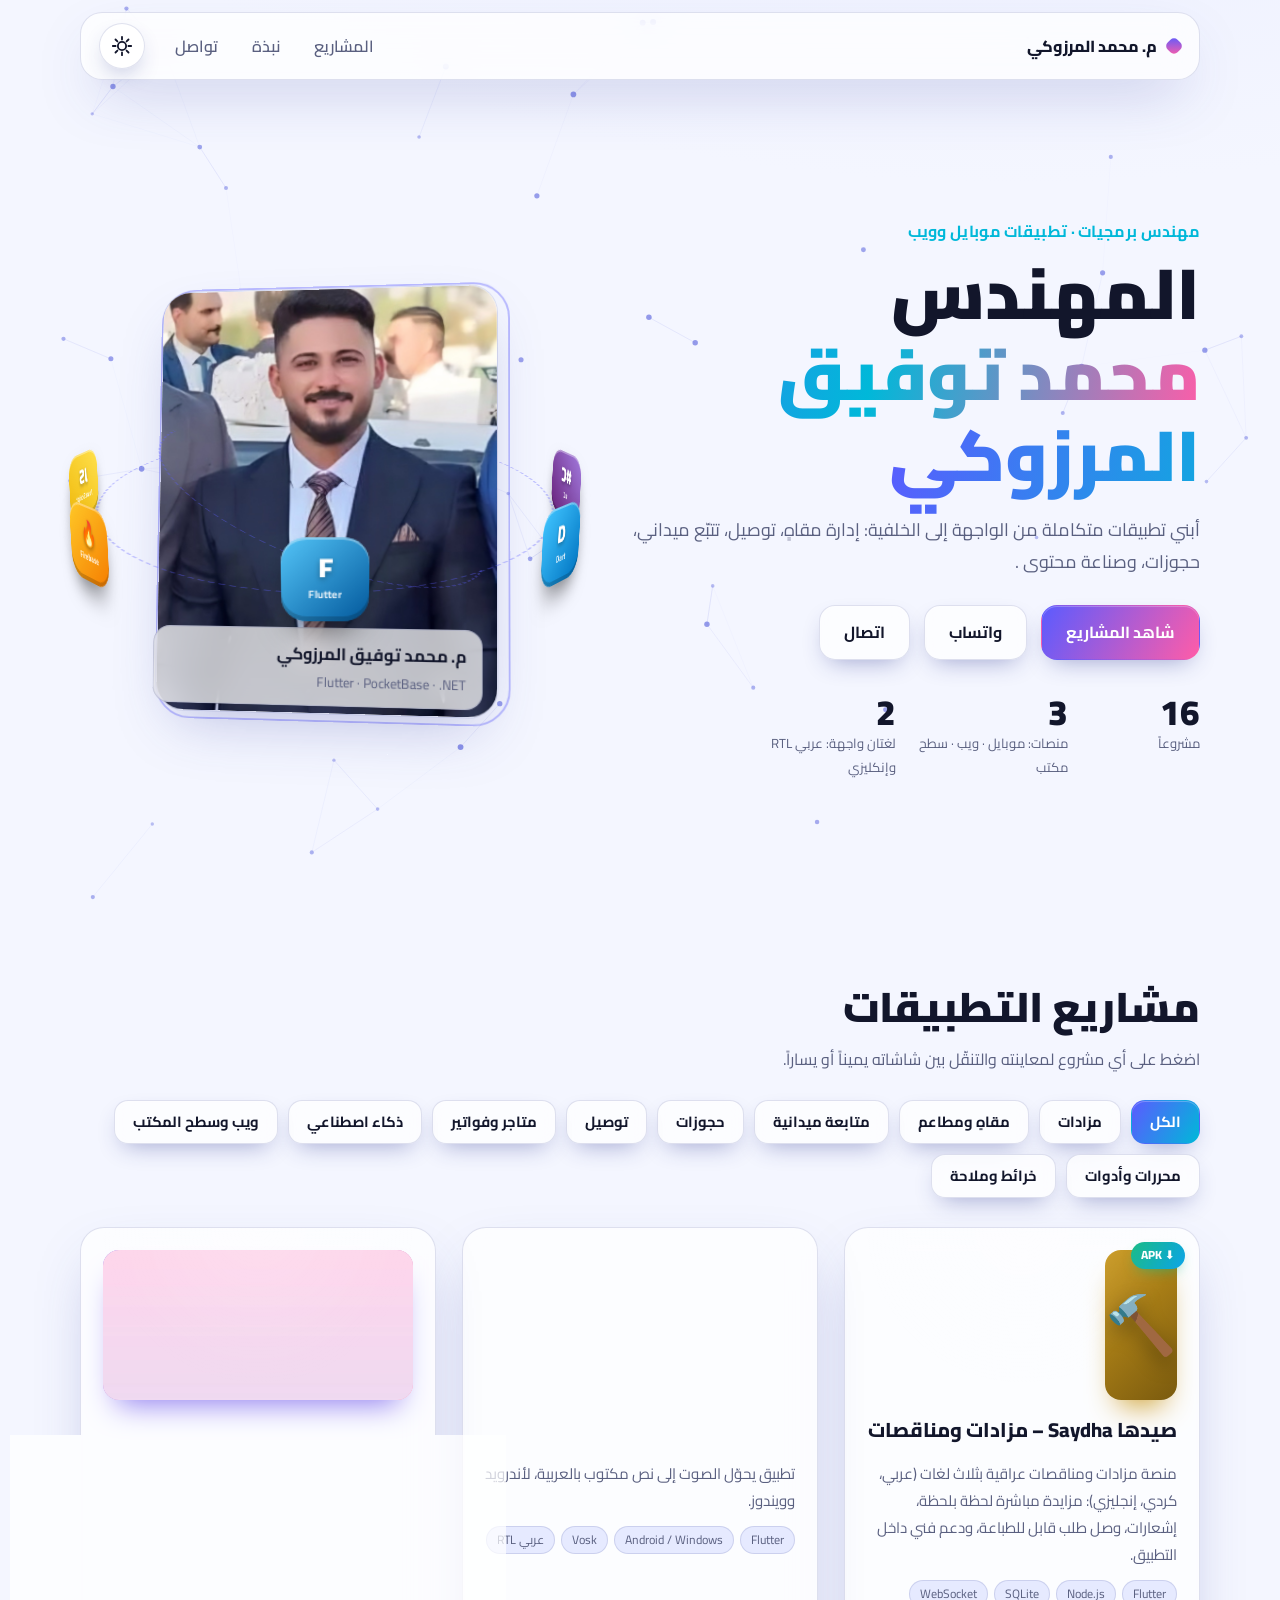
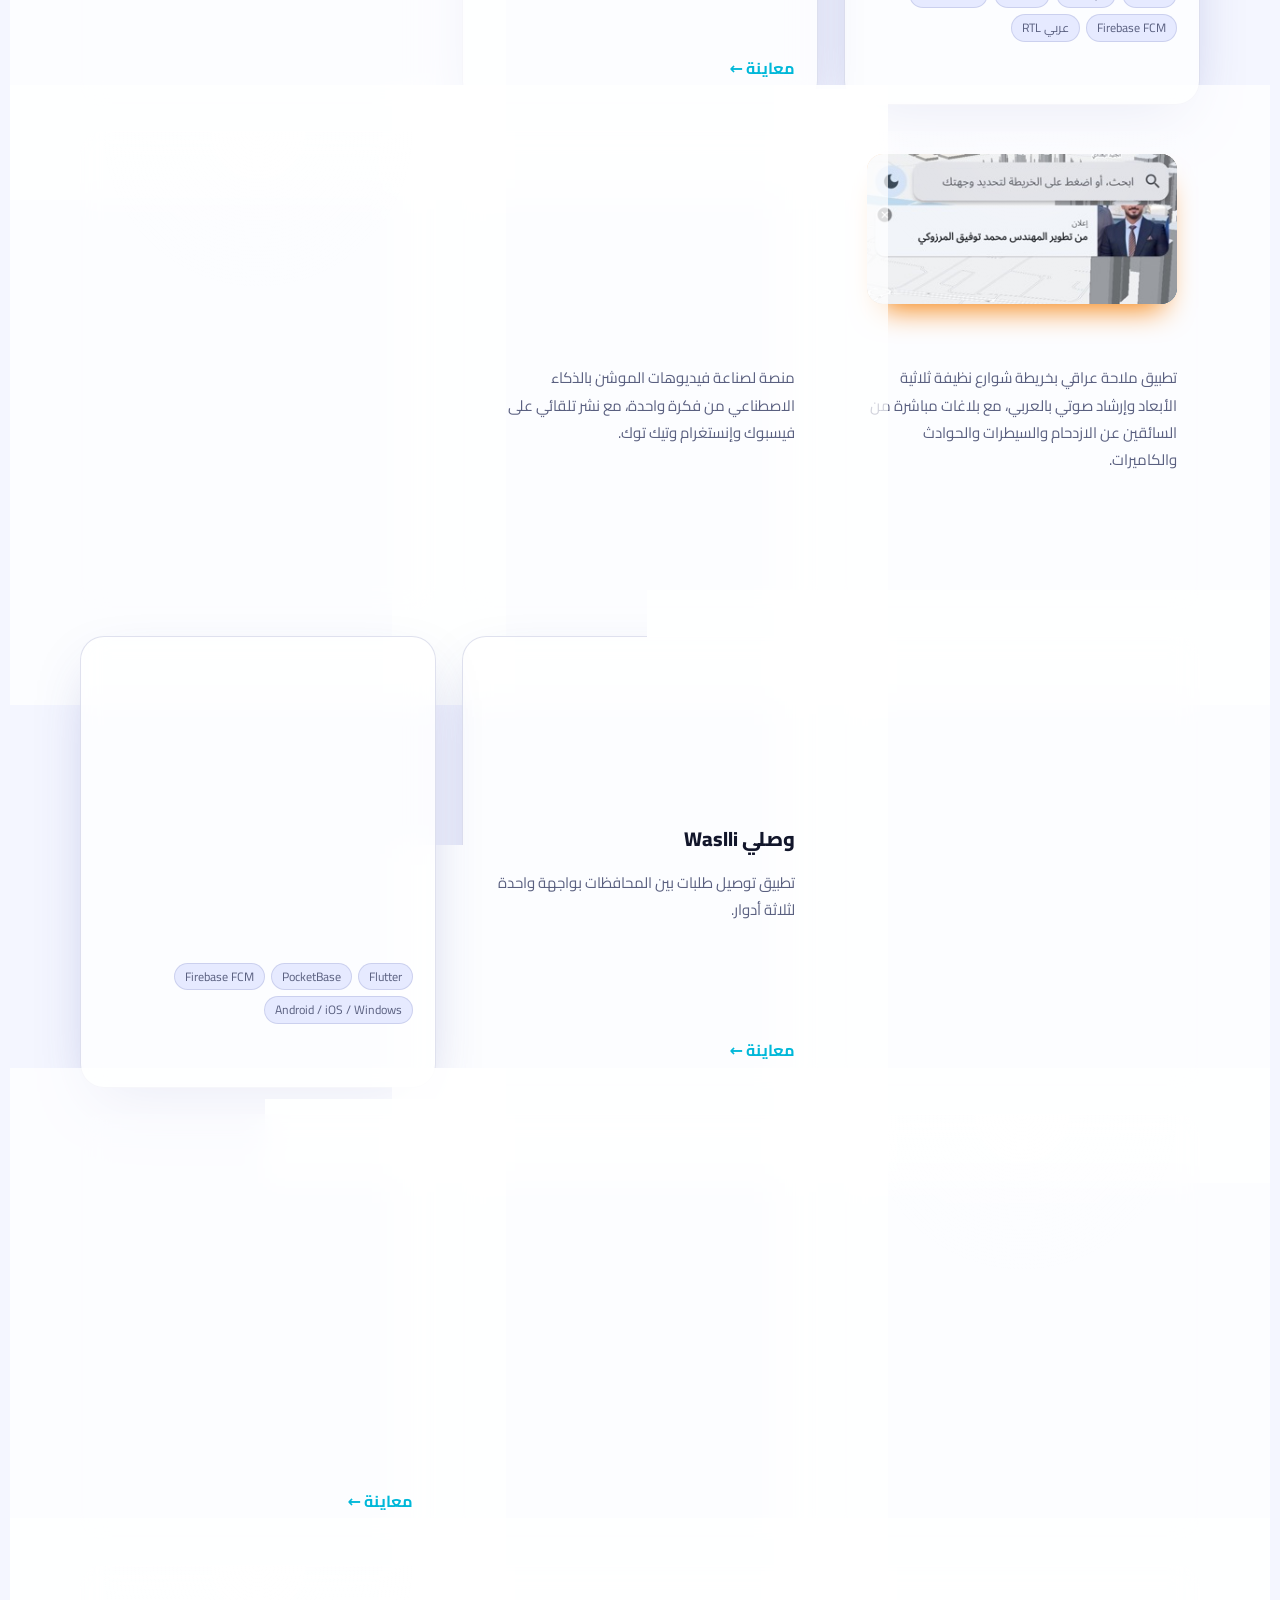
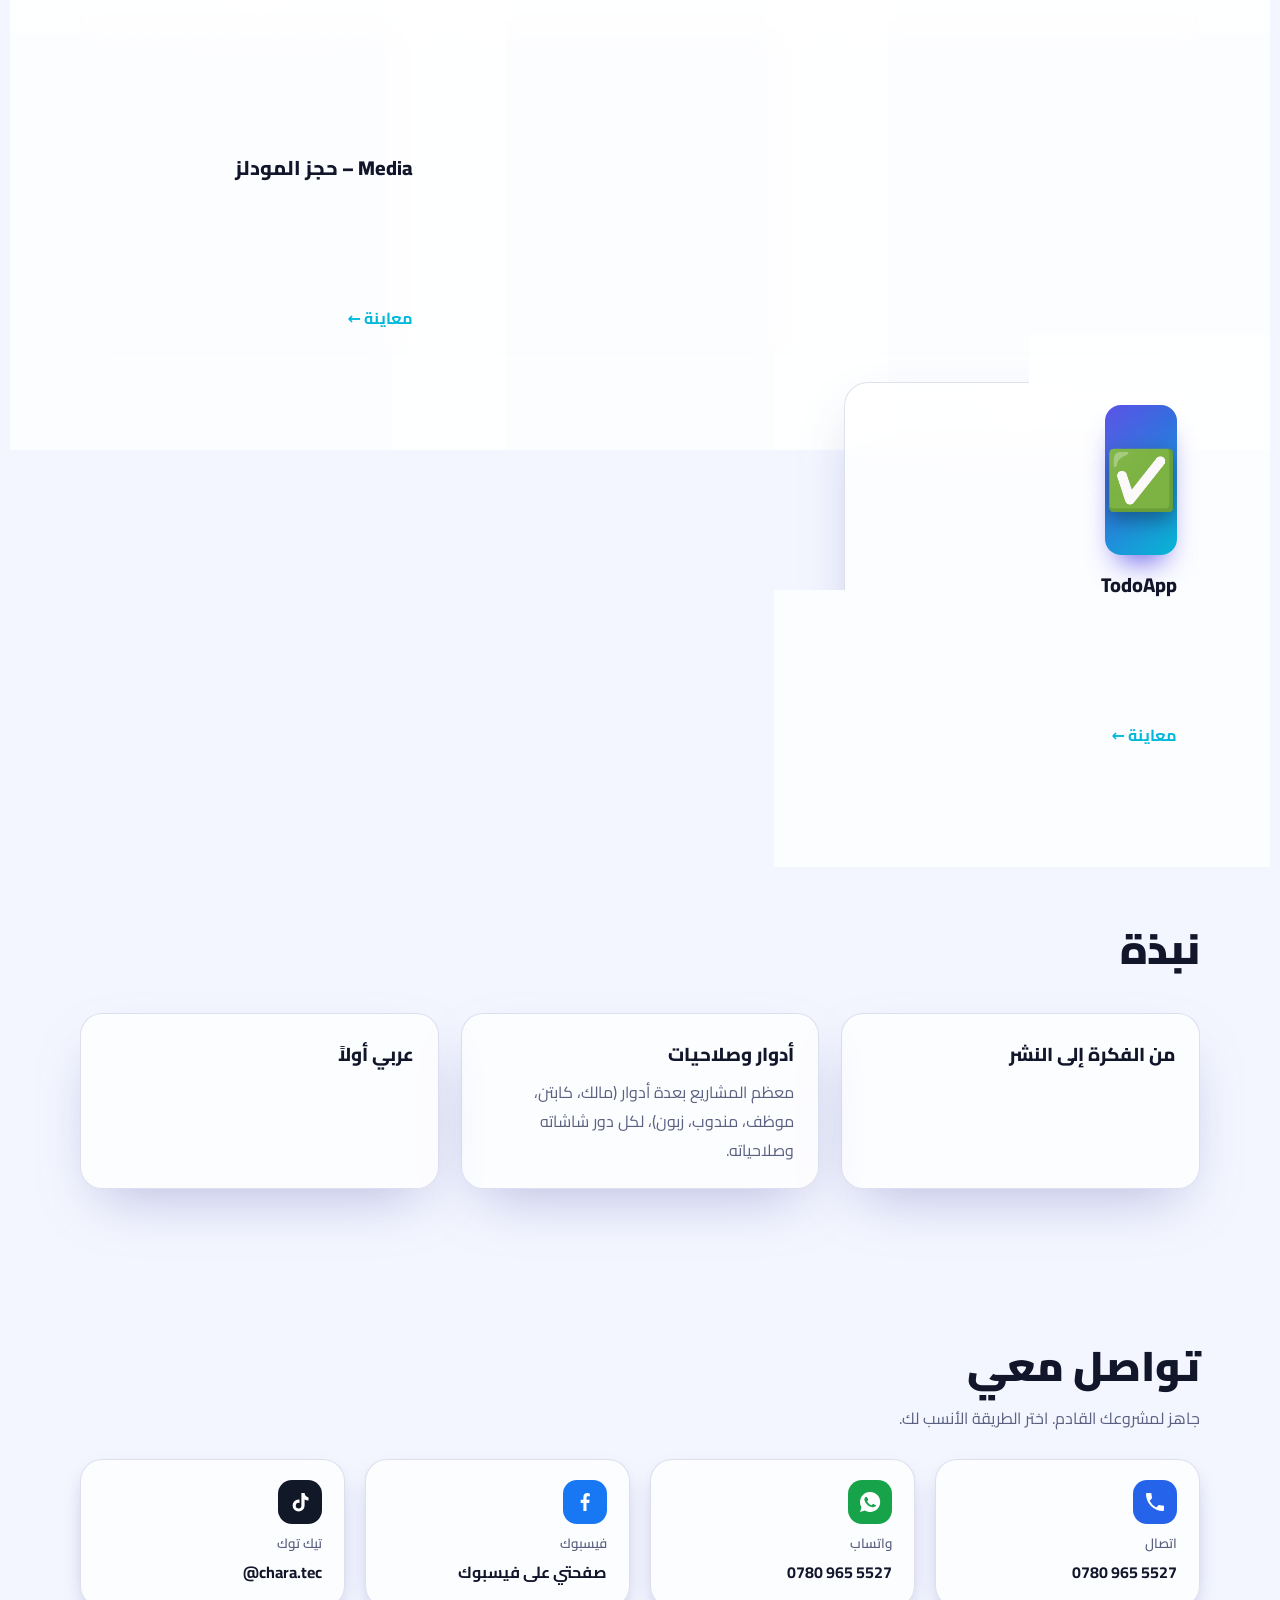
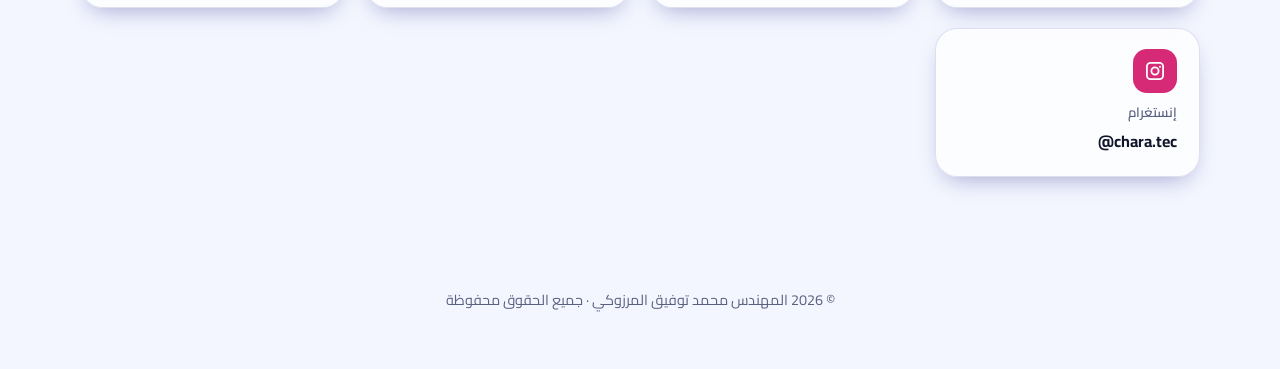
<file: index.html>
<!doctype html>
<html lang="ar" dir="rtl">
<head>
<meta charset="utf-8">
<meta name="viewport" content="width=device-width, initial-scale=1">
<title>المهندس محمد توفيق المرزوكي | Mohammed Tawfiq Al-Marzouki – مبرمج تطبيقات Flutter</title>
<meta name="description" content="المهندس محمد توفيق المرزوكي (Mohammed Tawfiq Al-Marzouki): مبرمج تطبيقات موبايل وويب بـ Flutter وPocketBase وFirebase و.NET. معرض أعمال يضم 15 تطبيقاً مع معاينة وتواصل مباشر.">
<meta name="theme-color" content="#0b1020">

<link rel="canonical" href="https://shamory2.github.io/">
<meta name="robots" content="index, follow, max-image-preview:large">
<meta name="author" content="محمد توفيق المرزوكي">
<meta name="keywords" content="محمد توفيق المرزوكي, المهندس محمد المرزوكي, Mohammed Tawfiq Al-Marzouki, مبرمج تطبيقات, Flutter, تطوير تطبيقات موبايل">
<meta property="og:type" content="website">
<meta property="og:locale" content="ar_AR">
<meta property="og:site_name" content="المهندس محمد توفيق المرزوكي">
<meta property="og:url" content="https://shamory2.github.io/">
<meta property="og:title" content="المهندس محمد توفيق المرزوكي | Mohammed Tawfiq Al-Marzouki – مبرمج تطبيقات Flutter">
<meta property="og:description" content="المهندس محمد توفيق المرزوكي (Mohammed Tawfiq Al-Marzouki): مبرمج تطبيقات موبايل وويب بـ Flutter وPocketBase وFirebase و.NET. معرض أعمال يضم 15 تطبيقاً مع معاينة وتواصل مباشر.">
<meta property="og:image" content="https://shamory2.github.io/assets/me.jpg">
<meta name="twitter:card" content="summary_large_image">
<script type="application/ld+json">{"@context": "https://schema.org", "@graph": [{"@type": "Person", "@id": "https://shamory2.github.io/#me", "name": "محمد توفيق المرزوكي", "alternateName": ["Mohammed Tawfiq Al-Marzouki", "المهندس محمد توفيق المرزوكي"], "honorificPrefix": "المهندس", "jobTitle": "مهندس برمجيات ومطوّر تطبيقات", "url": "https://shamory2.github.io/", "image": "https://shamory2.github.io/assets/me.jpg", "telephone": "+9647809655527", "knowsAbout": ["Flutter", "Dart", "PocketBase", "Firebase", ".NET", "C#", "Node.js", "JavaScript", "Mobile app development"], "sameAs": ["https://www.facebook.com/profile.php?id=61594507494387", "https://www.tiktok.com/@chara.tec", "https://www.instagram.com/chara.tec"]}, {"@type": "WebSite", "@id": "https://shamory2.github.io/#site", "url": "https://shamory2.github.io/", "name": "المهندس محمد توفيق المرزوكي", "inLanguage": "ar", "publisher": {"@id": "https://shamory2.github.io/#me"}}]}</script>
<link rel="icon" href="assets/sunna3-icon.png">
<link rel="preconnect" href="https://fonts.googleapis.com">
<link rel="preconnect" href="https://fonts.gstatic.com" crossorigin>
<link href="https://fonts.googleapis.com/css2?family=Cairo:wght@400;600;800;900&display=swap" rel="stylesheet">
<link rel="stylesheet" href="style.css?v=5">
<script>
try{var t=localStorage.getItem('theme');if(!t)t=matchMedia('(prefers-color-scheme: light)').matches?'light':'dark';document.documentElement.dataset.theme=t}catch(e){document.documentElement.dataset.theme='dark'}
</script>
</head>
<body>
<canvas id="bg" aria-hidden="true"></canvas>

<header class="nav">
  <a class="brand" href="#top"><span class="brand-dot"></span>م. محمد المرزوكي</a>
  <nav class="links">
    <a href="#projects">المشاريع</a>
    <a href="#about">نبذة</a>
    <a href="#contact">تواصل</a>
  </nav>
  <button id="themeBtn" class="fbtn icon-btn" aria-label="تبديل الوضع الليلي والنهاري" title="الوضع الليلي / النهاري">
    <svg class="i-sun" viewBox="0 0 24 24"><circle cx="12" cy="12" r="4.5"/><path d="M12 2v3M12 19v3M2 12h3M19 12h3M4.9 4.9l2.1 2.1M17 17l2.1 2.1M4.9 19.1 7 17M17 7l2.1-2.1"/></svg>
    <svg class="i-moon" viewBox="0 0 24 24"><path d="M20 14.5A8.5 8.5 0 0 1 9.5 4 8.5 8.5 0 1 0 20 14.5z"/></svg>
  </button>
</header>

<main id="top">
  <section class="hero">
    <div class="hero-text" data-reveal>
      <p class="eyebrow">مهندس برمجيات · تطبيقات موبايل وويب</p>
      <h1>المهندس<br><span class="grad">محمد توفيق المرزوكي</span></h1>
      <p class="lead">أبني تطبيقات متكاملة من الواجهة إلى الخلفية: إدارة مقاهٍ، توصيل، تتبّع ميداني، حجوزات، وصناعة محتوى .</p>
      <div class="cta">
        <a class="fbtn primary" href="#projects">شاهد المشاريع</a>
        <a class="fbtn ghost" href="https://wa.me/9647809655527" target="_blank" rel="noopener">واتساب</a>
        <a class="fbtn ghost" href="tel:+9647809655527">اتصال</a>
      </div>
      <ul class="stats">
        <li><b data-count="16">0</b><span>مشروعاً</span></li>
        <li><b data-count="3">0</b><span>منصات: موبايل · ويب · سطح مكتب</span></li>
        <li><b data-count="2">0</b><span>لغتان واجهة: عربي RTL وإنكليزي</span></li>
      </ul>
    </div>

    <div class="hero-3d" id="hero3d">
      <ul class="orbit" aria-label="لغات وتقنيات البرمجة"><li class="tech" style="--a:0deg;--bg:linear-gradient(135deg,#54c5f8,#01579b)"><span class="tile"><b>F</b><small>Flutter</small></span></li><li class="tech" style="--a:51deg;--bg:linear-gradient(135deg,#40c4ff,#0175c2)"><span class="tile"><b>D</b><small>Dart</small></span></li><li class="tech" style="--a:103deg;--bg:linear-gradient(135deg,#a179dc,#68217a)"><span class="tile"><b>C#</b><small>C#</small></span></li><li class="tech" style="--a:154deg;--bg:linear-gradient(135deg,#7b4fe0,#512bd4)"><span class="tile"><b>.NET</b><small>.NET</small></span></li><li class="tech" style="--a:206deg;--bg:linear-gradient(135deg,#8cc84b,#3c873a)"><span class="tile"><b>JS</b><small>Node.js</small></span></li><li class="tech" style="--a:257deg;--bg:linear-gradient(135deg,#ffe14d,#f0b90b)"><span class="tile"><b>JS</b><small>JavaScript</small></span></li><li class="tech" style="--a:309deg;--bg:linear-gradient(135deg,#ffca28,#f57c00)"><span class="tile"><b>🔥</b><small>Firebase</small></span></li></ul>
      <div class="ring r1"></div><div class="ring r2"></div>
      <figure class="photo">
        <img src="assets/me.jpg" alt="المهندس محمد توفيق المرزوكي" width="900" height="1125">
        <figcaption><b>م. محمد توفيق المرزوكي</b><span>Flutter · PocketBase · .NET</span></figcaption>
      </figure>
    </div>
  </section>

  <section id="projects" class="section">
    <div class="sec-head" data-reveal>
      <h2>مشاريع التطبيقات</h2>
      <p>اضغط على أي مشروع لمعاينته والتنقّل بين شاشاته يميناً أو يساراً.</p>
    </div>
    <div class="filters" id="filters" data-reveal></div>
    <div class="grid" id="grid"></div>
  </section>

  <section id="about" class="section about">
    <div class="sec-head" data-reveal><h2>نبذة</h2></div>
    <div class="about-grid">
      <article class="card3d" data-reveal><h3>من الفكرة إلى النشر</h3><p>أصمّم وأبرمج التطبيق كاملاً: واجهة Flutter، قاعدة بيانات وخلفية PocketBase أو Firebase، وإشعارات ولوحات تحكم للإدارة.</p></article>
      <article class="card3d" data-reveal><h3>أدوار وصلاحيات</h3><p>معظم المشاريع بعدة أدوار (مالك، كابتن، موظف، مندوب، زبون)، لكل دور شاشاته وصلاحياته.</p></article>
      <article class="card3d" data-reveal><h3>عربي أولاً</h3><p>واجهات عربية RTL بتصميم عصري ودعم الوضع الليلي والنهاري، مع لهجات عراقية في المحتوى عند الحاجة.</p></article>
    </div>
  </section>

  <section id="contact" class="section">
    <div class="sec-head" data-reveal>
      <h2>تواصل معي</h2>
      <p>جاهز لمشروعك القادم. اختر الطريقة الأنسب لك.</p>
    </div>
    <div class="contact-grid" id="contactGrid"></div>
  </section>
</main>

<noscript><section class="section"><h2>مشاريع التطبيقات</h2><ul><li>صُنّاع Sunna3</li><li>ريفايف</li><li>صولة</li><li>وصلي Waslli</li><li>صفصاف كافيه</li><li>المُلتقى Almulqa Coffee</li><li>سيف كوفي</li><li>حسن الجشعمي للتجميل</li><li>نمور – تطبيق الفنيين</li><li>فواتير Fawateer</li><li>Media – حجز المودلز</li><li>TodoApp</li></ul></section></noscript>
<footer>
  <p>© <span id="yr"></span> المهندس محمد توفيق المرزوكي · جميع الحقوق محفوظة</p>
</footer>

<!-- Preview modal -->
<div class="modal" id="modal" hidden role="dialog" aria-modal="true" aria-labelledby="mTitle">
  <div class="backdrop" data-close></div>
  <div class="sheet">
    <button class="fbtn icon-btn close" data-close aria-label="إغلاق">✕</button>
    <div class="stage">
      <button class="fbtn icon-btn nav-arrow next" id="nextBtn" aria-label="التالي">‹</button>
      <div class="phone" id="phone"><div class="notch"></div><div class="screen" id="screen"></div></div>
      <button class="fbtn icon-btn nav-arrow prev" id="prevBtn" aria-label="السابق">›</button>
    </div>
    <div class="dots" id="dots"></div>
    <div class="info">
      <h3 id="mTitle"></h3>
      <p id="mDesc"></p>
      <ul class="chips" id="mTags"></ul>
      <ul class="feat" id="mFeat"></ul>
      <a class="fbtn primary live-btn" id="mDl" href="#" download rel="noopener" hidden>⬇ تحميل التطبيق</a>
      <a class="fbtn primary live-btn" id="mLive" href="#" target="_blank" rel="noopener" hidden>جرّبه الآن ↗</a>
    </div>
  </div>
</div>

<script src="app.js?v=5"></script>
</body>
</html>
</file>
<file: style.css>
:root{
  --bg:#f4f6ff;--bg2:#e6eaff;--card:rgba(255,255,255,.72);--card-b:rgba(80,90,160,.18);
  --text:#12162b;--muted:#5a6080;--a1:#5b5bff;--a2:#00b8d9;--a3:#ff5ca8;
  --shadow:0 24px 60px -20px rgba(60,70,160,.35);--cube:rgba(91,91,255,.14);--cube-b:rgba(91,91,255,.55)
}
:root[data-theme="dark"]{
  --bg:#080b18;--bg2:#10152e;--card:rgba(22,28,60,.62);--card-b:rgba(140,150,255,.2);
  --text:#eef0ff;--muted:#9aa2cc;--a1:#7c7cff;--a2:#22d3ee;--a3:#ff6bb5;
  --shadow:0 28px 70px -22px rgba(0,0,0,.8);--cube:rgba(124,124,255,.12);--cube-b:rgba(124,124,255,.6)
}
*{box-sizing:border-box;margin:0;padding:0}
html{scroll-behavior:smooth;-webkit-text-size-adjust:100%}
body{font-family:'Cairo',system-ui,sans-serif;background:radial-gradient(1200px 700px at 80% -10%,var(--bg2),var(--bg));color:var(--text);line-height:1.8;overflow-x:hidden;min-height:100vh;transition:background .4s,color .4s}
#bg{position:fixed;inset:0;width:100%;height:100%;z-index:0;pointer-events:none}
main,footer,.nav{position:relative;z-index:1}
a{color:inherit;text-decoration:none}
ul{list-style:none}
.grad{background:linear-gradient(100deg,var(--a1),var(--a2) 55%,var(--a3));-webkit-background-clip:text;background-clip:text;color:transparent}

/* nav */
.nav{position:sticky;top:12px;margin:12px auto 0;width:min(1120px,calc(100% - 24px));display:flex;align-items:center;gap:16px;padding:10px 18px;border-radius:22px;background:var(--card);border:1px solid var(--card-b);backdrop-filter:blur(16px);-webkit-backdrop-filter:blur(16px);box-shadow:var(--shadow);z-index:50}
.brand{font-weight:800;display:flex;align-items:center;gap:10px;margin-inline-end:auto}
.brand-dot{width:14px;height:14px;border-radius:5px;background:linear-gradient(135deg,var(--a1),var(--a3));transform:rotate(45deg);animation:spin 6s linear infinite}
.links{display:flex;gap:6px}
.links a{padding:6px 14px;border-radius:12px;font-weight:600;color:var(--muted);transition:.25s}
.links a:hover{color:var(--text);background:var(--bg2);transform:translateY(-2px)}

/* floating buttons */
.fbtn{--lift:0px;position:relative;display:inline-flex;align-items:center;justify-content:center;gap:8px;font:inherit;font-weight:700;color:var(--text);cursor:pointer;border:1px solid var(--card-b);background:var(--card);padding:12px 24px;border-radius:16px;backdrop-filter:blur(10px);-webkit-backdrop-filter:blur(10px);box-shadow:0 10px 24px -10px rgba(40,50,140,.45),inset 0 1px 0 rgba(255,255,255,.25);transform:translateY(var(--lift)) perspective(600px);transition:transform .35s cubic-bezier(.2,.9,.3,1.4),box-shadow .35s,background .3s;animation:float 4.5s ease-in-out infinite;overflow:hidden;will-change:transform}
.fbtn:nth-child(2n){animation-delay:-1.4s}.fbtn:nth-child(3n){animation-delay:-2.7s}
.fbtn:hover{transform:translateY(-6px) perspective(600px) rotateX(8deg) scale(1.06);box-shadow:0 22px 36px -12px rgba(91,91,255,.6);animation-play-state:paused}
.fbtn:active{transform:translateY(0) scale(.96)}
.fbtn:focus-visible,a:focus-visible,button:focus-visible{outline:3px solid var(--a2);outline-offset:3px}
.fbtn.primary{color:#fff;border-color:transparent;background:linear-gradient(120deg,var(--a1),var(--a3))}
.fbtn.ghost{background:var(--card)}
.icon-btn{width:46px;height:46px;padding:0;border-radius:50%;font-size:22px}
.icon-btn svg{width:22px;height:22px;fill:none;stroke:currentColor;stroke-width:2;stroke-linecap:round}
.i-moon{display:none}[data-theme=dark] .i-sun{display:none}[data-theme=dark] .i-moon{display:block}
.ripple{position:absolute;border-radius:50%;background:rgba(255,255,255,.45);transform:scale(0);animation:rip .6s ease-out;pointer-events:none}
@keyframes rip{to{transform:scale(4);opacity:0}}
@keyframes float{0%,100%{translate:0 0}50%{translate:0 -7px}}
@keyframes spin{to{transform:rotate(405deg)}}

/* hero */
.hero{width:min(1120px,calc(100% - 32px));margin:0 auto;padding:56px 0 40px;display:grid;grid-template-columns:1.1fr .9fr;gap:32px;align-items:center;min-height:calc(100vh - 80px)}
.eyebrow{color:var(--a2);font-weight:700;letter-spacing:.3px;margin-bottom:8px}
h1{font-size:clamp(2.4rem,6vw,4.4rem);line-height:1.15;font-weight:900}
.lead{margin:18px 0 26px;color:var(--muted);font-size:1.12rem;max-width:34em}
.cta{display:flex;flex-wrap:wrap;gap:14px}
.stats{display:flex;flex-wrap:wrap;gap:22px;margin-top:34px}
.stats li{display:flex;flex-direction:column;min-width:110px}
.stats b{font-size:2.2rem;font-weight:900;line-height:1.1}
.stats span{font-size:.82rem;color:var(--muted);max-width:150px}

.hero-3d{position:relative;height:min(560px,70vh);perspective:1100px;transform-style:preserve-3d;display:grid;place-items:center}
.photo{position:relative;width:min(340px,78%);aspect-ratio:4/5;border-radius:28px;transform-style:preserve-3d;transform:rotateY(var(--ry,-8deg)) rotateX(var(--rx,4deg));transition:transform .15s ease-out;box-shadow:var(--shadow),0 0 0 1px var(--card-b);background:var(--card);animation:bob 6s ease-in-out infinite}
.photo img{width:100%;height:100%;object-fit:cover;object-position:50% 12%;border-radius:28px;display:block}
.photo::before{content:"";position:absolute;inset:-14px;border-radius:38px;border:2px solid var(--cube-b);transform:translateZ(-40px);opacity:.7}
.photo figcaption{position:absolute;inset-inline:14px;bottom:14px;padding:10px 14px;border-radius:16px;background:var(--card);backdrop-filter:blur(14px);-webkit-backdrop-filter:blur(14px);border:1px solid var(--card-b);display:flex;flex-direction:column;transform:translateZ(60px)}
.photo figcaption b{font-size:.98rem}.photo figcaption span{font-size:.78rem;color:var(--muted)}
@keyframes bob{0%,100%{translate:0 0}50%{translate:0 -12px}}
.ring{position:absolute;border-radius:50%;border:2px dashed var(--cube-b);pointer-events:none;opacity:.6}
.r1{width:92%;aspect-ratio:1;animation:rot 30s linear infinite;transform:rotateX(70deg)}
.r2{width:70%;aspect-ratio:1;animation:rot 20s linear infinite reverse;transform:rotateX(70deg) rotateY(20deg)}
@keyframes rot{to{rotate:360deg}}

/* sections */
.section{width:min(1120px,calc(100% - 32px));margin:0 auto;padding:70px 0}
.sec-head{margin-bottom:26px}
.sec-head h2{font-size:clamp(1.8rem,4vw,2.6rem);font-weight:900}
.sec-head p{color:var(--muted)}
.filters{display:flex;flex-wrap:wrap;gap:10px;margin-bottom:28px}
.filters .fbtn{padding:8px 18px;font-size:.92rem;border-radius:14px}
.filters .fbtn.on{color:#fff;background:linear-gradient(120deg,var(--a1),var(--a2));border-color:transparent}

.grid{display:grid;grid-template-columns:repeat(auto-fill,minmax(300px,1fr));gap:26px;perspective:1400px}
.pcard{position:relative;border-radius:24px;padding:22px;background:var(--card);border:1px solid var(--card-b);backdrop-filter:blur(14px);-webkit-backdrop-filter:blur(14px);box-shadow:var(--shadow);transform-style:preserve-3d;transform:rotateX(var(--rx,0)) rotateY(var(--ry,0));transition:transform .2s ease-out,box-shadow .3s;cursor:pointer;text-align:start;font:inherit;color:inherit;display:flex;flex-direction:column;gap:12px;overflow:hidden}
.pcard::after{content:"";position:absolute;inset:0;background:radial-gradient(260px circle at var(--mx,50%) var(--my,0%),rgba(255,255,255,.16),transparent 60%);pointer-events:none}
.pcard:hover{box-shadow:0 36px 70px -22px var(--hue)}
.pic{height:150px;border-radius:16px;display:grid;place-items:center;font-size:3.6rem;background:linear-gradient(135deg,var(--hue),var(--hue2));transform:translateZ(36px);box-shadow:0 18px 30px -14px var(--hue);position:relative;overflow:hidden}
.pic img{width:100%;height:100%;object-fit:cover;object-position:top}
.pic .em{filter:drop-shadow(0 8px 10px rgba(0,0,0,.35));animation:float 4s ease-in-out infinite}
.pcard h3{font-size:1.25rem;font-weight:800;transform:translateZ(28px)}
.pcard p{color:var(--muted);font-size:.94rem;transform:translateZ(18px)}
.chips{display:flex;flex-wrap:wrap;gap:6px}
.chips li{font-size:.76rem;padding:2px 10px;border-radius:999px;background:var(--bg2);border:1px solid var(--card-b);color:var(--muted)}
.pcard .more{margin-top:auto;color:var(--a2);font-weight:700;transform:translateZ(24px)}

.about-grid{display:grid;grid-template-columns:repeat(auto-fit,minmax(260px,1fr));gap:22px;perspective:1200px}
.card3d{padding:24px;border-radius:22px;background:var(--card);border:1px solid var(--card-b);box-shadow:var(--shadow);transition:transform .3s;transform-style:preserve-3d}
.card3d:hover{transform:rotateX(6deg) rotateY(-6deg) translateY(-6px)}
.card3d h3{margin-bottom:6px;font-weight:800}.card3d p{color:var(--muted)}

.contact-grid{display:grid;grid-template-columns:repeat(auto-fit,minmax(210px,1fr));gap:20px}
.ct{flex-direction:column;align-items:flex-start;gap:2px;padding:20px 22px;border-radius:22px;text-align:start;justify-content:flex-start}
.ct .ic{width:44px;height:44px;border-radius:14px;display:grid;place-items:center;color:#fff;font-size:1.3rem;margin-bottom:6px;background:var(--c)}
.ct svg{width:24px;height:24px;fill:currentColor}
.ct small{color:var(--muted);font-weight:600}.ct b{direction:ltr;unicode-bidi:plaintext}

footer{text-align:center;color:var(--muted);padding:40px 16px 56px;font-size:.9rem}

/* reveal */
[data-reveal]{opacity:0;transform:translateY(28px) rotateX(10deg);transition:opacity .8s,transform .8s cubic-bezier(.2,.8,.2,1)}
[data-reveal].in{opacity:1;transform:none}

/* modal */
.modal[hidden]{display:none}
.modal{position:fixed;inset:0;z-index:100;display:grid;place-items:center;padding:16px}
.backdrop{position:absolute;inset:0;background:rgba(4,6,16,.72);backdrop-filter:blur(8px);-webkit-backdrop-filter:blur(8px);animation:fade .3s}
.sheet{position:relative;width:min(1000px,100%);max-height:calc(100vh - 32px);overflow:auto;border-radius:28px;background:var(--bg);border:1px solid var(--card-b);box-shadow:0 40px 100px -20px #000;padding:28px;display:grid;grid-template-columns:minmax(260px,380px) 1fr;grid-template-areas:"stage info" "dots info";gap:14px 30px;animation:pop .45s cubic-bezier(.2,1,.3,1.2);perspective:1400px}
.close{position:absolute;top:14px;inset-inline-start:14px;z-index:5;width:40px;height:40px;font-size:16px}
.stage{grid-area:stage;display:flex;align-items:center;justify-content:center;gap:8px}
.phone{position:relative;width:min(240px,48vw);aspect-ratio:9/19;border-radius:36px;border:9px solid #0a0d1c;background:#0a0d1c;box-shadow:0 30px 60px -20px rgba(0,0,0,.7),0 0 0 1.5px var(--card-b);transform:rotateY(var(--ry,-10deg)) rotateX(var(--rx,3deg));transition:transform .2s ease-out;overflow:hidden;flex:none}
.notch{position:absolute;top:0;left:50%;translate:-50% 0;width:34%;height:16px;background:#0a0d1c;border-radius:0 0 12px 12px;z-index:3}
.screen{position:absolute;inset:0;border-radius:26px;overflow:hidden;background:var(--bg2)}
.slide{position:absolute;inset:0;animation:slideL .45s cubic-bezier(.2,.9,.3,1)}
.slide.from-r{animation-name:slideR}
.slide img{width:100%;height:100%;object-fit:cover;object-position:top}
.slide.txt{display:flex;flex-direction:column;justify-content:center;gap:10px;padding:34px 18px 18px;color:#fff;background:linear-gradient(160deg,var(--hue),var(--hue2))}
.slide.txt .big{font-size:3rem;text-align:center;filter:drop-shadow(0 8px 10px rgba(0,0,0,.3))}
.slide.txt h4{font-size:1.1rem;text-align:center}
.slide.txt li{background:rgba(255,255,255,.18);border:1px solid rgba(255,255,255,.3);border-radius:12px;padding:6px 10px;font-size:.82rem;line-height:1.5;backdrop-filter:blur(4px)}
.slide.txt ul{display:flex;flex-direction:column;gap:6px}
@keyframes slideL{from{transform:translateX(-100%) rotateY(35deg);opacity:0}to{transform:none;opacity:1}}
@keyframes slideR{from{transform:translateX(100%) rotateY(-35deg);opacity:0}to{transform:none;opacity:1}}
@keyframes fade{from{opacity:0}}
@keyframes pop{from{opacity:0;transform:translateY(40px) rotateX(18deg) scale(.94)}}
.nav-arrow{font-size:30px;line-height:1;padding-bottom:4px}
.dots{grid-area:dots;display:flex;justify-content:center;gap:8px;align-self:start}
.dots button{width:10px;height:10px;border-radius:99px;border:0;background:var(--card-b);cursor:pointer;transition:.3s}
.dots button.on{width:28px;background:linear-gradient(90deg,var(--a1),var(--a3))}
.info{grid-area:info;align-self:center;padding-top:18px}
.info h3{font-size:1.9rem;font-weight:900;margin-bottom:6px}
.info p{color:var(--muted);margin-bottom:12px}
.feat{margin-top:14px;display:grid;gap:8px}
.feat li{padding:9px 14px;border-radius:14px;background:var(--card);border:1px solid var(--card-b);font-size:.95rem}
.feat li::before{content:"✦";color:var(--a2);margin-inline-end:8px}

@media (max-width:860px){
  .hero{grid-template-columns:1fr;text-align:center;padding-top:30px;min-height:0}
  .cta,.stats{justify-content:center}.lead{margin-inline:auto}
  .hero-3d{order:-1;height:420px}
  .links{display:none}
  .sheet{grid-template-columns:1fr;grid-template-areas:"stage" "dots" "info";padding:20px 16px}
  .info{padding-top:4px}
}
@media (prefers-reduced-motion:reduce){*,*::before,*::after{animation:none!important;transition:none!important}[data-reveal]{opacity:1;transform:none}}

/* orbiting tech icons */
.orbit{--R:min(260px,34vw);position:absolute;top:50%;left:50%;width:0;height:0;transform-style:preserve-3d;transform:rotateX(-14deg);animation:orb 26s linear infinite;pointer-events:none}
.tech{position:absolute;left:0;top:0;transform-style:preserve-3d;transform:rotateY(var(--a)) translateZ(var(--R))}
.tile{position:absolute;left:-34px;top:-34px;width:68px;height:68px;border-radius:20px;display:flex;flex-direction:column;align-items:center;justify-content:center;color:#fff;background:var(--bg);box-shadow:0 14px 26px -8px rgba(0,0,0,.55),inset 0 2px 0 rgba(255,255,255,.35),inset 0 -4px 0 rgba(0,0,0,.18);animation:face 26s linear infinite,bobt 3.6s ease-in-out infinite;backface-visibility:visible}
.tile b{font-size:1.35rem;font-weight:900;line-height:1;text-shadow:0 2px 4px rgba(0,0,0,.3)}
.tile small{font-size:.54rem;font-weight:700;opacity:.9;margin-top:3px}
.tech:nth-child(2n) .tile{animation-delay:0s,-1.2s}.tech:nth-child(3n) .tile{animation-delay:0s,-2.2s}
@keyframes orb{to{transform:rotateX(-14deg) rotateY(360deg)}}
@keyframes face{from{transform:rotateX(14deg) rotateY(calc(var(--a) * -1))}to{transform:rotateX(14deg) rotateY(calc(var(--a) * -1 - 360deg))}}
@keyframes bobt{0%,100%{margin-top:0}50%{margin-top:-8px}}
@media (max-width:860px){.orbit{--R:min(200px,47vw)}.tile{width:54px;height:54px;left:-27px;top:-27px;border-radius:16px}.tile b{font-size:1.05rem}}

.livebadge{position:absolute;top:14px;inset-inline-start:14px;font-size:.74rem;font-weight:800;color:#fff;background:linear-gradient(120deg,#10b981,#0ea5e9);padding:3px 10px;border-radius:999px;box-shadow:0 6px 14px -6px rgba(16,185,129,.7)}
.pcard{position:relative}
.live-btn{margin-top:14px;text-decoration:none}
.live-btn[hidden]{display:none}
#mDl{margin-inline-end:10px}
</file>
